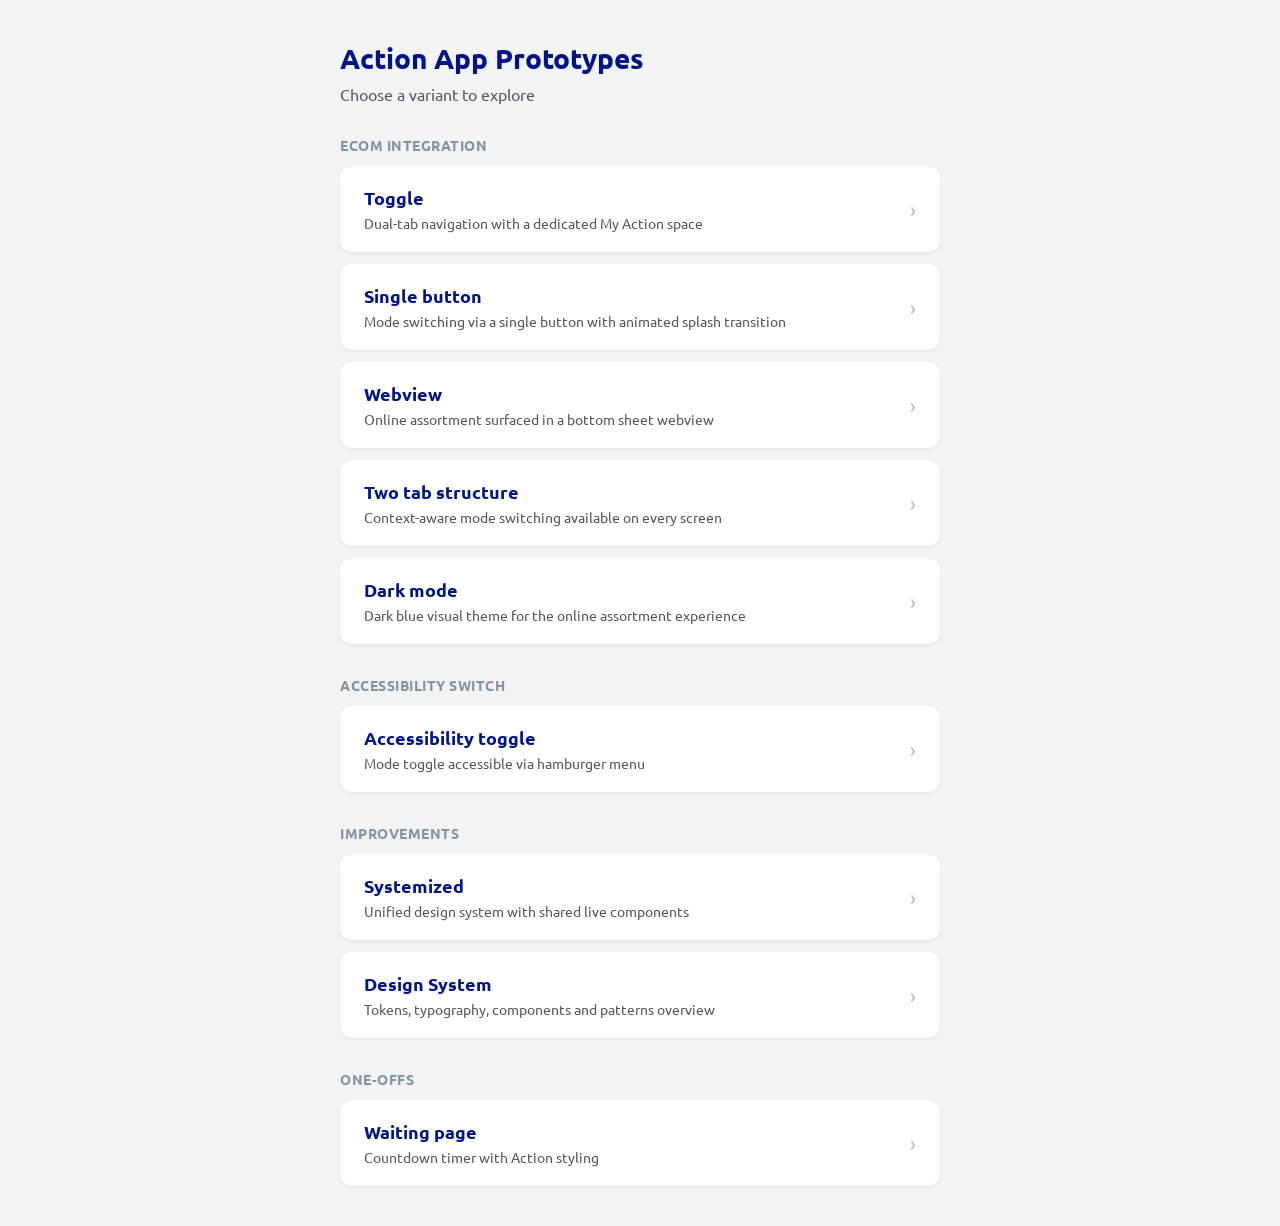
<file: index.html>
<!DOCTYPE html>
<html lang="en">
<head>
  <meta charset="UTF-8">
  <meta name="viewport" content="width=device-width, initial-scale=1.0">
  <title>Action App Prototypes</title>
  <link rel="preconnect" href="https://fonts.googleapis.com">
  <link rel="preconnect" href="https://fonts.gstatic.com" crossorigin>
  <link href="https://fonts.googleapis.com/css2?family=Ubuntu:wght@400;500;700&display=swap" rel="stylesheet">
  <style>
    *, *::before, *::after { margin: 0; padding: 0; box-sizing: border-box; }

    body {
      font-family: 'Ubuntu', sans-serif;
      background: #f3f4f6;
      min-height: 100vh;
      padding: 40px 20px;
    }

    .container {
      max-width: 600px;
      margin: 0 auto;
    }

    h1 {
      font-size: 28px;
      font-weight: 700;
      color: #001489;
      margin-bottom: 8px;
    }

    .subtitle {
      font-size: 16px;
      color: #505862;
      margin-bottom: 32px;
    }

    .variants {
      display: flex;
      flex-direction: column;
      gap: 12px;
    }

    .variant-card {
      background: white;
      border-radius: 12px;
      padding: 20px 24px;
      text-decoration: none;
      color: inherit;
      display: flex;
      align-items: center;
      justify-content: space-between;
      box-shadow: 0 1px 3px rgba(0,0,0,0.08);
      transition: box-shadow 0.2s ease, transform 0.2s ease;
    }

    .variant-card:hover {
      box-shadow: 0 4px 12px rgba(0,0,0,0.12);
      transform: translateY(-1px);
    }

    .variant-card:active {
      transform: translateY(0);
    }

    .variant-info {
      display: flex;
      flex-direction: column;
      gap: 4px;
    }

    .variant-name {
      font-size: 18px;
      font-weight: 700;
      color: #001489;
    }

    .variant-desc {
      font-size: 14px;
      color: #505862;
    }

    .section-title {
      font-size: 14px;
      font-weight: 700;
      color: #8593a3;
      text-transform: uppercase;
      letter-spacing: 0.5px;
      margin-top: 32px;
      margin-bottom: 12px;
    }

    .section-title:first-of-type {
      margin-top: 0;
    }

    .variant-arrow {
      color: #b6bec8;
      font-size: 20px;
    }
  </style>
</head>
<body>
  <div class="container">
    <h1>Action App Prototypes</h1>
    <p class="subtitle">Choose a variant to explore</p>
    <h2 class="section-title">Ecom integration</h2>
    <div class="variants">
      <a class="variant-card" href="variant-1/">
        <div class="variant-info">
          <span class="variant-name">Toggle</span>
          <span class="variant-desc">Dual-tab navigation with a dedicated My Action space</span>
        </div>
        <span class="variant-arrow">&rsaquo;</span>
      </a>
      <a class="variant-card" href="variant-2/">
        <div class="variant-info">
          <span class="variant-name">Single button</span>
          <span class="variant-desc">Mode switching via a single button with animated splash transition</span>
        </div>
        <span class="variant-arrow">&rsaquo;</span>
      </a>
      <a class="variant-card" href="webview/">
        <div class="variant-info">
          <span class="variant-name">Webview</span>
          <span class="variant-desc">Online assortment surfaced in a bottom sheet webview</span>
        </div>
        <span class="variant-arrow">&rsaquo;</span>
      </a>
      <a class="variant-card" href="variant-3/">
        <div class="variant-info">
          <span class="variant-name">Two tab structure</span>
          <span class="variant-desc">Context-aware mode switching available on every screen</span>
        </div>
        <span class="variant-arrow">&rsaquo;</span>
      </a>
      <a class="variant-card" href="variant-4/">
        <div class="variant-info">
          <span class="variant-name">Dark mode</span>
          <span class="variant-desc">Dark blue visual theme for the online assortment experience</span>
        </div>
        <span class="variant-arrow">&rsaquo;</span>
      </a>
    </div>

    <h2 class="section-title">Accessibility Switch</h2>
    <div class="variants">
      <a class="variant-card" href="variant-5/">
        <div class="variant-info">
          <span class="variant-name">Accessibility toggle</span>
          <span class="variant-desc">Mode toggle accessible via hamburger menu</span>
        </div>
        <span class="variant-arrow">&rsaquo;</span>
      </a>
    </div>

    <h2 class="section-title">Improvements</h2>
    <div class="variants">
      <a class="variant-card" href="systemized/">
        <div class="variant-info">
          <span class="variant-name">Systemized</span>
          <span class="variant-desc">Unified design system with shared live components</span>
        </div>
        <span class="variant-arrow">&rsaquo;</span>
      </a>
      <a class="variant-card" href="systemized/design-system.html">
        <div class="variant-info">
          <span class="variant-name">Design System</span>
          <span class="variant-desc">Tokens, typography, components and patterns overview</span>
        </div>
        <span class="variant-arrow">&rsaquo;</span>
      </a>
    </div>

    <h2 class="section-title">One-offs</h2>
    <div class="variants">
      <a class="variant-card" href="waiting-page/">
        <div class="variant-info">
          <span class="variant-name">Waiting page</span>
          <span class="variant-desc">Countdown timer with Action styling</span>
        </div>
        <span class="variant-arrow">&rsaquo;</span>
      </a>
    </div>
  </div>
</body>
</html>
</file>
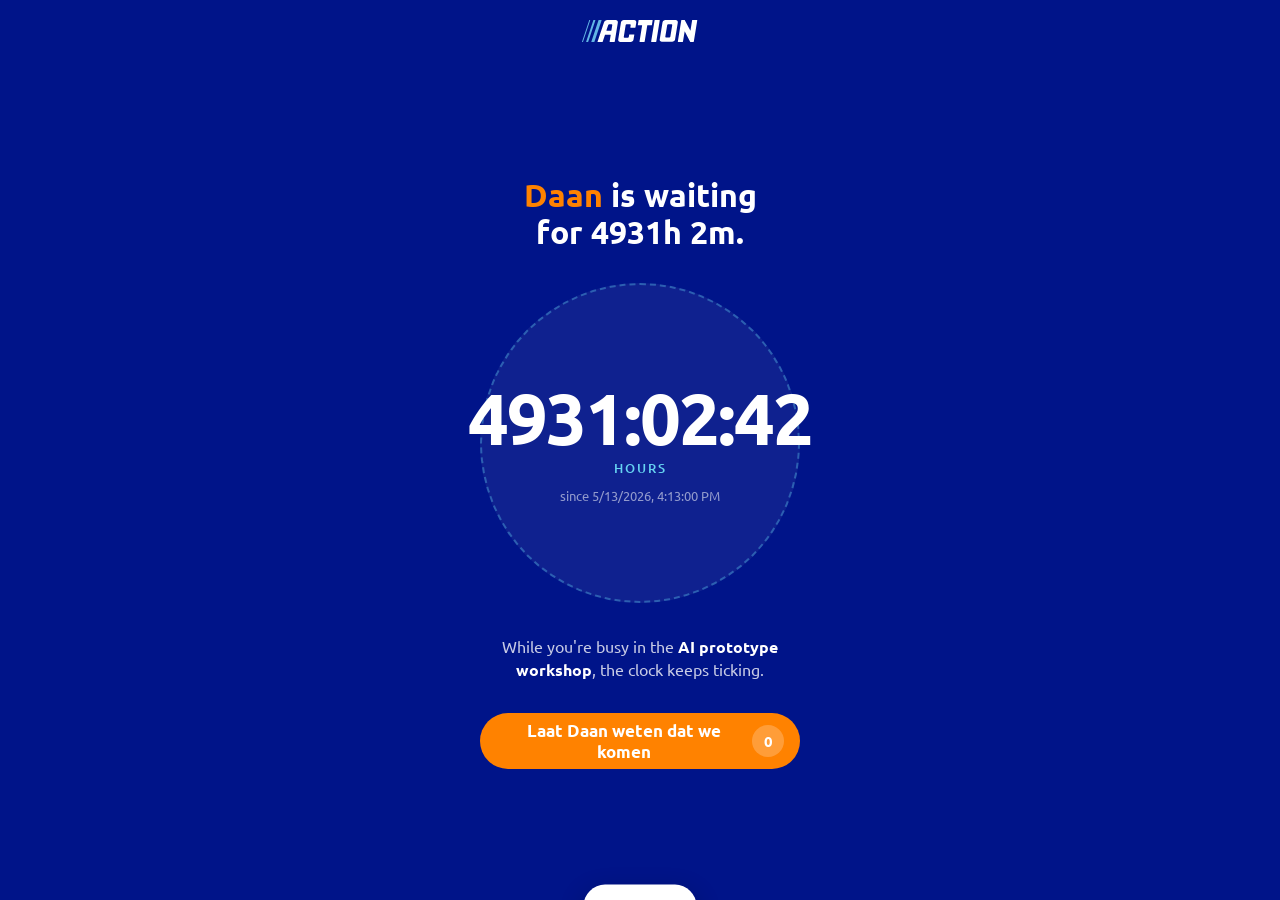
<file: waiting-page/index.html>
<!DOCTYPE html>
<html lang="en">
<head>
  <meta charset="UTF-8" />
  <meta name="viewport" content="width=device-width, initial-scale=1.0, viewport-fit=cover" />
  <title>Daan is waiting…</title>
  <link href="https://fonts.googleapis.com/css2?family=Ubuntu:wght@400;500;700&display=swap" rel="stylesheet" />
  <style>
    *, *::before, *::after {
      margin: 0;
      padding: 0;
      box-sizing: border-box;
      -webkit-tap-highlight-color: transparent;
    }

    :root {
      --brand-darkblue: #001489;
      --brand-orange: #ff8200;
      --brand-cyan: #00b6e7;
      --brand-cyan-light: #66D3F1;
      --neutral-50: #f3f4f6;
      --neutral-300: #b6bec8;
      --neutral-700: #505862;
      --white: #ffffff;
      --radius-sm: 8px;
      --radius-round: 360px;
    }

    html, body {
      height: 100%;
      font-family: 'Ubuntu', sans-serif;
      background: var(--brand-darkblue);
      display: flex;
      justify-content: center;
      align-items: stretch;
      color: var(--white);
    }

    .page {
      width: 100%;
      max-width: 480px;
      min-height: 100dvh;
      display: flex;
      flex-direction: column;
    }

    .header {
      padding: 20px 24px;
      display: flex;
      align-items: center;
      justify-content: center;
      gap: 6px;
    }

    .header img {
      height: 22px;
      width: auto;
    }

    .header .webshop {
      font-weight: 700;
      font-style: italic;
      color: var(--brand-cyan-light);
      font-size: 14px;
    }

    .content {
      flex: 1;
      display: flex;
      flex-direction: column;
      align-items: center;
      justify-content: center;
      padding: 24px 24px 40px;
      gap: 32px;
      text-align: center;
    }

    .eyebrow {
      font-size: 14px;
      font-weight: 500;
      letter-spacing: 2px;
      text-transform: uppercase;
      color: var(--brand-cyan-light);
    }

    .title {
      font-size: 32px;
      font-weight: 700;
      line-height: 1.15;
      color: var(--white);
    }

    .title .name {
      color: var(--brand-orange);
    }

    .timer-card {
      width: 100%;
      max-width: 320px;
      aspect-ratio: 1 / 1;
      border-radius: var(--radius-round);
      background: rgba(255, 255, 255, 0.06);
      border: 2px dashed rgba(102, 211, 241, 0.35);
      display: flex;
      flex-direction: column;
      align-items: center;
      justify-content: center;
      gap: 6px;
    }

    .timer-value {
      font-size: 72px;
      font-weight: 700;
      color: var(--white);
      line-height: 1;
      font-variant-numeric: tabular-nums;
      letter-spacing: -2px;
    }

    .timer-unit {
      font-size: 13px;
      font-weight: 500;
      color: var(--brand-cyan-light);
      text-transform: uppercase;
      letter-spacing: 2px;
    }

    .timer-since {
      font-size: 13px;
      color: rgba(255, 255, 255, 0.55);
      margin-top: 4px;
    }

    .subtitle {
      font-size: 16px;
      line-height: 1.45;
      color: rgba(255, 255, 255, 0.78);
      max-width: 320px;
    }

    .subtitle b {
      color: var(--white);
      font-weight: 700;
    }

    .actions {
      display: flex;
      flex-direction: column;
      gap: 10px;
      width: 100%;
      max-width: 320px;
    }

    .btn {
      height: 48px;
      border-radius: var(--radius-round);
      border: none;
      font-family: inherit;
      font-size: 16px;
      font-weight: 500;
      cursor: pointer;
      display: inline-flex;
      align-items: center;
      justify-content: center;
      gap: 8px;
    }

    .btn-primary {
      background: var(--brand-orange);
      color: var(--white);
    }

    .btn:active {
      transform: scale(0.98);
    }

    .btn-notify {
      height: 56px;
      padding: 0 16px 0 24px;
      font-size: 17px;
      font-weight: 700;
    }

    .counter-badge {
      background: rgba(255, 255, 255, 0.22);
      color: var(--white);
      font-weight: 700;
      min-width: 32px;
      height: 32px;
      border-radius: 16px;
      padding: 0 10px;
      display: inline-flex;
      align-items: center;
      justify-content: center;
      font-size: 15px;
      font-variant-numeric: tabular-nums;
      transition: transform 0.18s ease;
    }

    .counter-badge.bump {
      transform: scale(1.18);
    }

    .toast {
      position: fixed;
      bottom: 24px;
      left: 50%;
      transform: translateX(-50%) translateY(120%);
      background: var(--white);
      color: var(--brand-darkblue);
      font-weight: 500;
      font-size: 14px;
      padding: 12px 20px;
      border-radius: var(--radius-round);
      box-shadow: 0 8px 24px rgba(0, 0, 0, 0.25);
      transition: transform 0.25s ease;
      pointer-events: none;
    }

    .toast.show {
      transform: translateX(-50%) translateY(0);
    }
  </style>
</head>
<body>
  <div class="page">
    <div class="header">
      <img src="../images/action-logo.svg" alt="Action" />
    </div>

    <div class="content">
      <h1 class="title">
        <span class="name">Daan</span> is waiting<br />
        for <span id="display-duration">0 minutes</span>.
      </h1>

      <div class="timer-card" aria-live="polite">
        <div class="timer-value" id="timer">00:00</div>
        <div class="timer-unit" id="timer-unit">minutes</div>
        <div class="timer-since" id="since-label"></div>
      </div>

      <p class="subtitle">
        While you're busy in the <b>AI prototype workshop</b>, the clock keeps ticking.
      </p>

      <div class="actions">
        <button class="btn btn-primary btn-notify" id="notify-btn">
          <span>Laat Daan weten dat we komen</span>
          <span class="counter-badge" id="counter">–</span>
        </button>
      </div>
    </div>
  </div>

  <div class="toast" id="toast">Link copied</div>

  <script>
    const DEFAULT_START_MS = new Date('2026-05-13T18:13:00+02:00').getTime();

    const params = new URLSearchParams(window.location.search);
    let startMs = parseInt(params.get('since'), 10);

    if (!startMs || Number.isNaN(startMs)) {
      startMs = DEFAULT_START_MS;
    }

    const timerEl = document.getElementById('timer');
    const timerUnitEl = document.getElementById('timer-unit');
    const sinceLabelEl = document.getElementById('since-label');
    const displayDurationEl = document.getElementById('display-duration');
    const notifyBtn = document.getElementById('notify-btn');
    const counterEl = document.getElementById('counter');
    const toast = document.getElementById('toast');

    function pad(n) {
      return String(n).padStart(2, '0');
    }

    function formatDuration(ms) {
      const totalSeconds = Math.max(0, Math.floor(ms / 1000));
      const hours = Math.floor(totalSeconds / 3600);
      const minutes = Math.floor((totalSeconds % 3600) / 60);
      const seconds = totalSeconds % 60;
      return { hours, minutes, seconds, totalSeconds };
    }

    function naturalDuration({ hours, minutes, totalSeconds }) {
      if (totalSeconds < 60) {
        return `${totalSeconds} second${totalSeconds === 1 ? '' : 's'}`;
      }
      if (hours === 0) {
        return `${minutes} minute${minutes === 1 ? '' : 's'}`;
      }
      const mPart = minutes === 0 ? '' : ` ${minutes}m`;
      return `${hours}h${mPart}`;
    }

    function formatSinceLabel(ts) {
      const d = new Date(ts);
      const today = new Date();
      const sameDay = d.toDateString() === today.toDateString();
      const time = `${pad(d.getHours())}:${pad(d.getMinutes())}`;
      return sameDay ? `since ${time}` : `since ${d.toLocaleString()}`;
    }

    function render() {
      const elapsed = Date.now() - startMs;
      const parts = formatDuration(elapsed);

      if (parts.hours > 0) {
        timerEl.textContent = `${pad(parts.hours)}:${pad(parts.minutes)}:${pad(parts.seconds)}`;
        timerUnitEl.textContent = 'hours';
      } else {
        timerEl.textContent = `${pad(parts.minutes)}:${pad(parts.seconds)}`;
        timerUnitEl.textContent = 'minutes';
      }

      displayDurationEl.textContent = naturalDuration(parts);
      sinceLabelEl.textContent = formatSinceLabel(startMs);
    }

    function showToast(message) {
      toast.textContent = message;
      toast.classList.add('show');
      clearTimeout(showToast._t);
      showToast._t = setTimeout(() => toast.classList.remove('show'), 1800);
    }

    const COUNTER_API = 'https://abacus.jasoncameron.dev';
    const COUNTER_NS = 'dspbrg-mobile-proto';
    const COUNTER_KEY = 'daan-comes-2026-05-13';

    function setCount(value) {
      counterEl.textContent = value;
      counterEl.classList.remove('bump');
      void counterEl.offsetWidth;
      counterEl.classList.add('bump');
    }

    async function loadCount() {
      try {
        const res = await fetch(`${COUNTER_API}/get/${COUNTER_NS}/${COUNTER_KEY}`);
        if (!res.ok) throw new Error('not ok');
        const data = await res.json();
        counterEl.textContent = data.value ?? 0;
      } catch (_) {
        counterEl.textContent = '0';
      }
    }

    async function hitCount() {
      notifyBtn.disabled = true;
      try {
        const res = await fetch(`${COUNTER_API}/hit/${COUNTER_NS}/${COUNTER_KEY}`);
        if (!res.ok) throw new Error('not ok');
        const data = await res.json();
        setCount(data.value);
        showToast('Daan is op de hoogte');
      } catch (_) {
        const current = parseInt(counterEl.textContent, 10);
        if (!Number.isNaN(current)) setCount(current + 1);
        showToast('Offline — telt lokaal');
      } finally {
        setTimeout(() => { notifyBtn.disabled = false; }, 400);
      }
    }

    notifyBtn.addEventListener('click', hitCount);

    render();
    setInterval(render, 1000);
    loadCount();
  </script>
</body>
</html>
</file>
